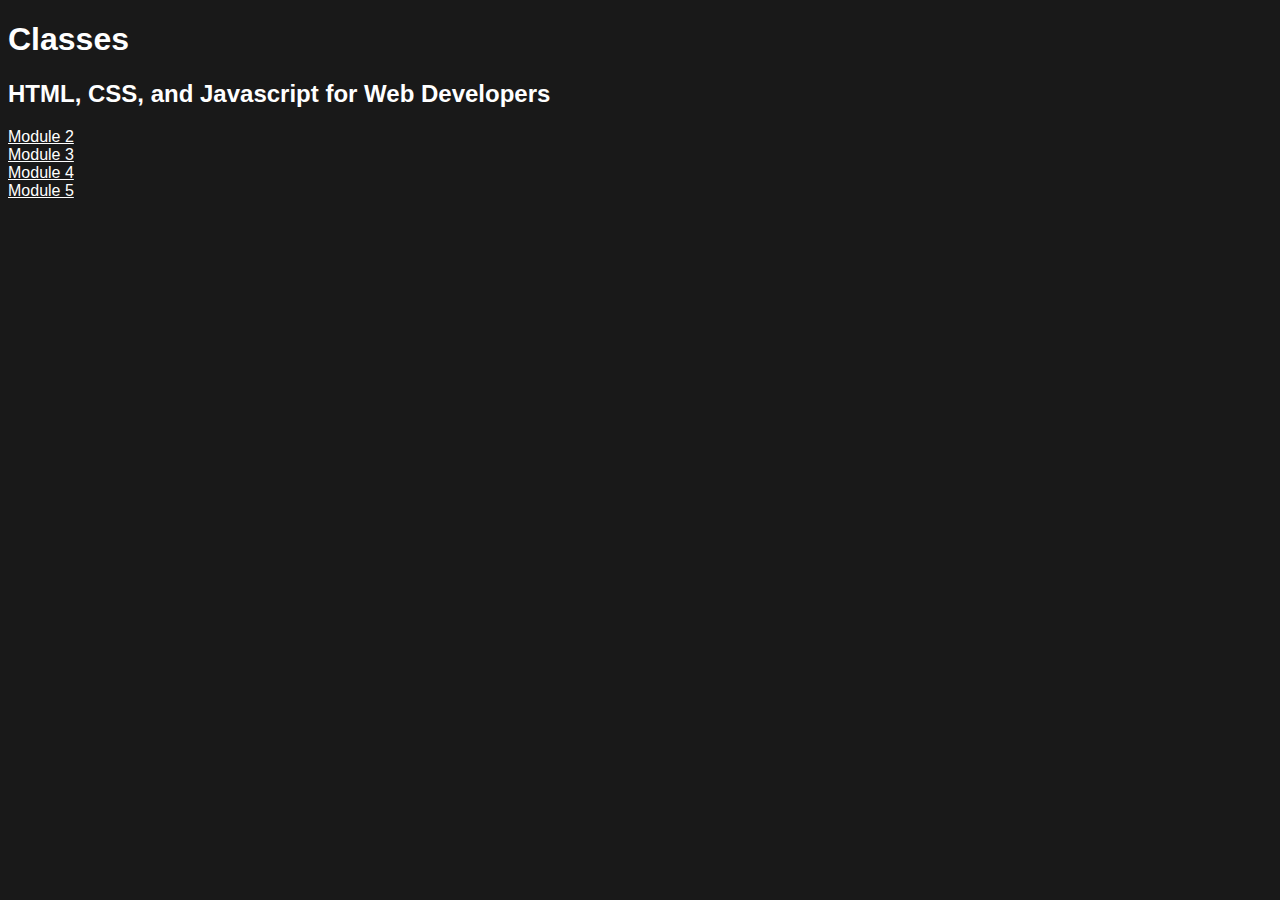
<file: index.html>
<!doctype html>
<html>
	<head>
  		<meta charset="utf-8">
  		<meta name="viewport" content="width=device-width, initial-scale=1">
  		<link rel="stylesheet" href="styles.css">
  		<title>Directory</title>
	</head>

	<body>
		<h1>Classes</h1>
		<h2>HTML, CSS, and Javascript for Web Developers</h2>
		<a href="module2/index.html">Module 2</a> <br>
		<a href="module3/index.html">Module 3</a> <br>
		<a href="module4/index.html">Module 4</a> <br>
		<a href="module5/index.html">Module 5</a> <br>

	</body>
</html>
</file>
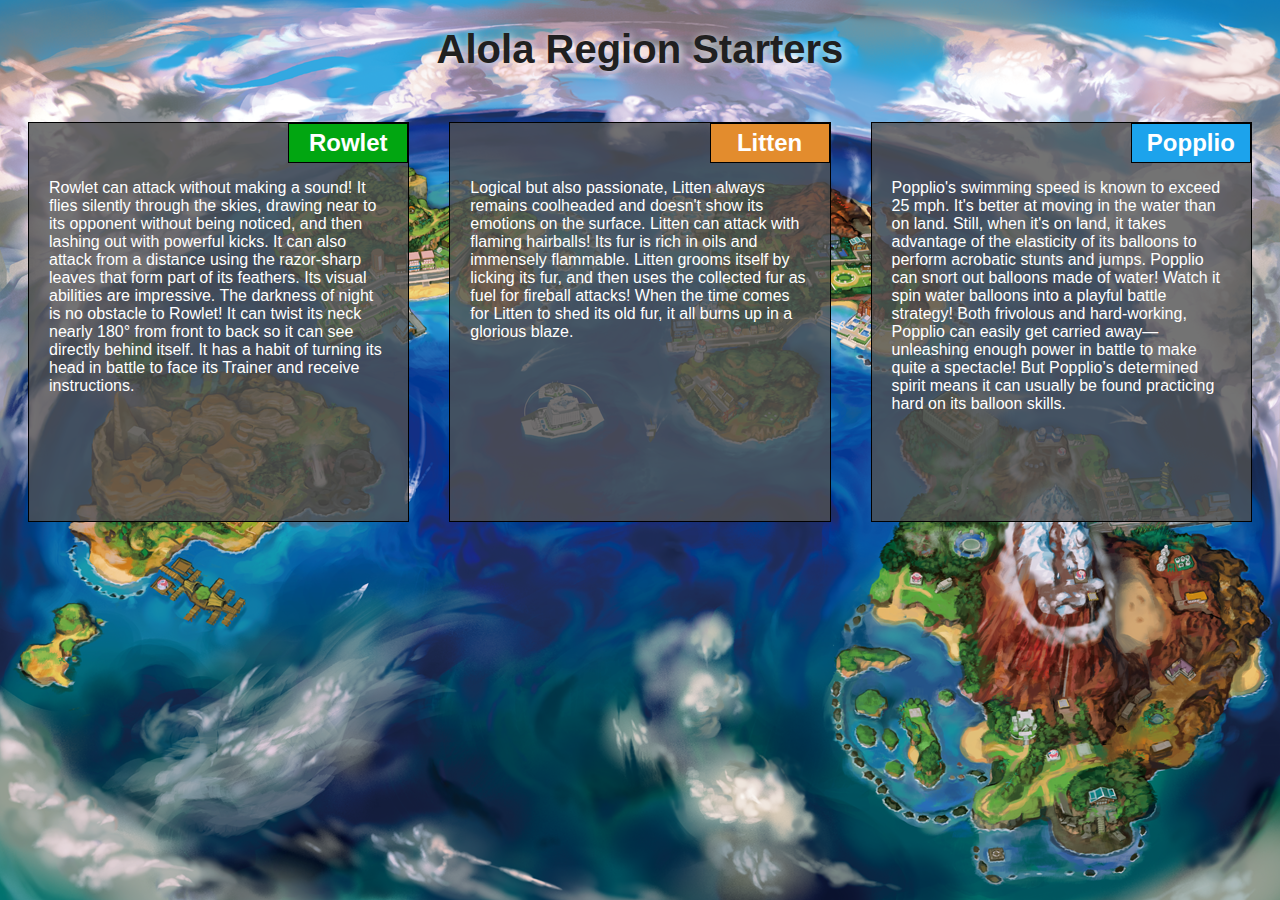
<file: assignment1/index.html>
<!doctype html>
<html>
	<head>
  		<meta charset="utf-8">
  		<meta name="viewport" content="width=device-width, initial-scale=1">
  		<link rel="stylesheet" href="css/styles.css">
  		<title>Assignment 1</title>
	</head>

	<body>
		<h1>Alola Region Starters</h1>
		<div class="col-lg-4 col-md-6 col-sm-12">
			<div class="box">
				<div class="title grass">Rowlet</div>
				<p>
					Rowlet can attack without making a sound! It flies silently through the skies, drawing near to its opponent without being noticed, and then lashing out with powerful kicks. It can also attack from a distance using the razor-sharp leaves that form part of its feathers.
					Its visual abilities are impressive. The darkness of night is no obstacle to Rowlet! It can twist its neck nearly 180° from front to back so it can see	directly behind itself. It has a habit of turning its head in battle to face its Trainer and receive instructions.
				</p>
			</div>
		</div>
		<div class="col-lg-4 col-md-6 col-sm-12">
			<div class="box">
				<div class="title fire">Litten</div>
					<p>			
						Logical but also passionate, Litten always remains coolheaded and doesn't show its emotions on the surface.
						Litten can attack with flaming hairballs! Its fur is rich in oils and immensely flammable. Litten grooms itself by licking its fur, and then uses the collected fur as fuel for fireball attacks!
						When the time comes for Litten to shed its old fur, it all burns up in a glorious blaze.
					</p>
				</div>
			</div>
		</div>
		<div class="col-lg-4 col-md-12 col-sm-12">
			<div class="box">
				<div class="title water">Popplio</div>
					<p>
						Popplio's swimming speed is known to exceed 25 mph. It's better at moving in the water than on land. Still, when it's on land, it takes advantage of the elasticity of its balloons to perform acrobatic stunts and jumps.
						Popplio can snort out balloons made of water! Watch it spin water balloons into a playful battle strategy!
						Both frivolous and hard-working, Popplio can easily get carried away—unleashing enough power in battle to make quite a spectacle! But Popplio’s determined spirit means it can usually be found practicing hard on its balloon skills.
					</p>
				</div>
			</div>
		</div>
	</body>
</html>
</file>
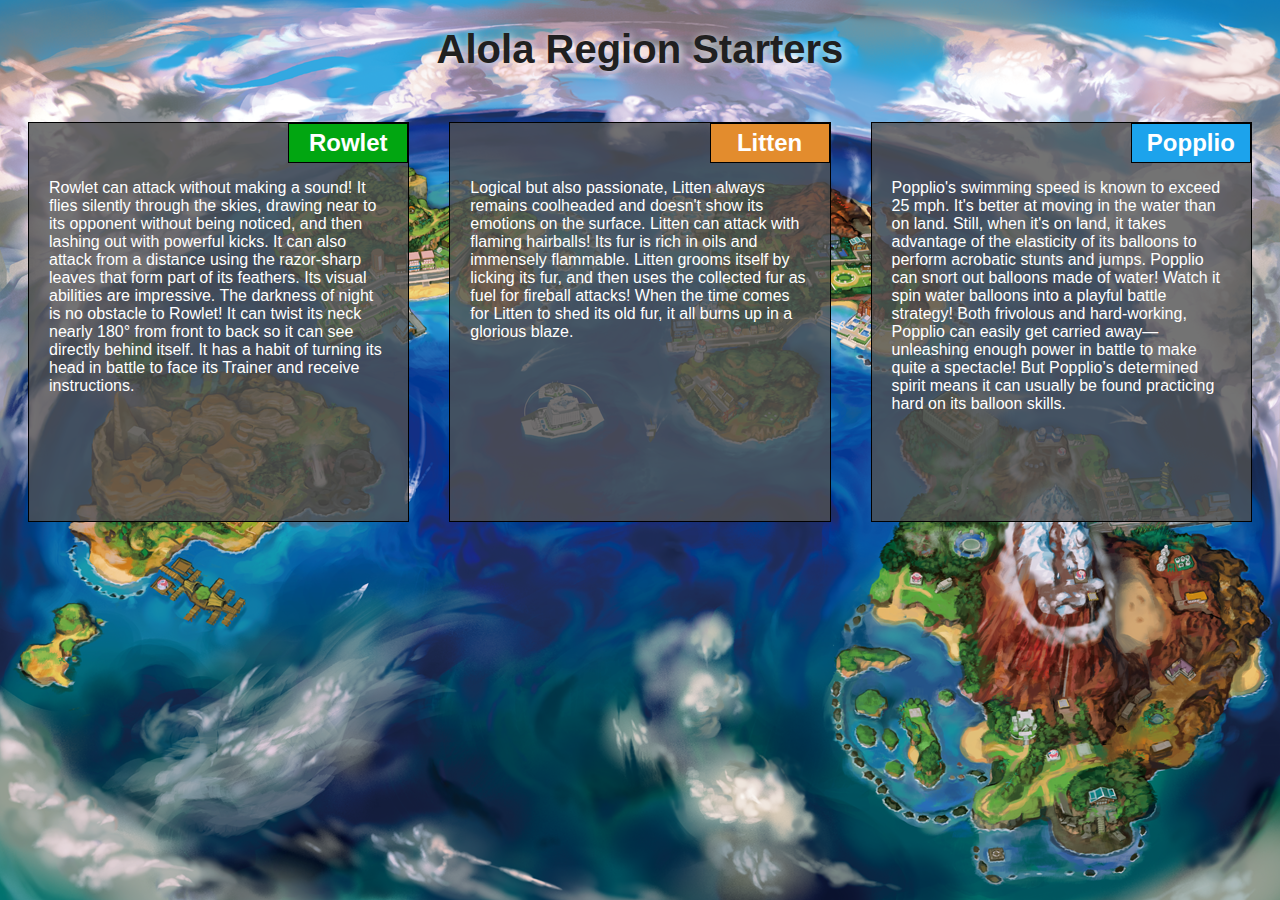
<file: module2/index.html>
<!doctype html>
<html>
	<head>
  		<meta charset="utf-8">
  		<meta name="viewport" content="width=device-width, initial-scale=1">
  		<link rel="stylesheet" href="css/styles.css">
  		<title>Module 2 Assignment</title>
	</head>

	<body>
		<h1>Alola Region Starters</h1>
		<div class="col-lg-4 col-md-6 col-sm-12">
			<div class="box">
				<div class="title grass">Rowlet</div>
				<p>
					Rowlet can attack without making a sound! It flies silently through the skies, drawing near to its opponent without being noticed, and then lashing out with powerful kicks. It can also attack from a distance using the razor-sharp leaves that form part of its feathers.
					Its visual abilities are impressive. The darkness of night is no obstacle to Rowlet! It can twist its neck nearly 180° from front to back so it can see	directly behind itself. It has a habit of turning its head in battle to face its Trainer and receive instructions.
				</p>
			</div>
		</div>
		<div class="col-lg-4 col-md-6 col-sm-12">
			<div class="box">
				<div class="title fire">Litten</div>
					<p>			
						Logical but also passionate, Litten always remains coolheaded and doesn't show its emotions on the surface.
						Litten can attack with flaming hairballs! Its fur is rich in oils and immensely flammable. Litten grooms itself by licking its fur, and then uses the collected fur as fuel for fireball attacks!
						When the time comes for Litten to shed its old fur, it all burns up in a glorious blaze.
					</p>
				</div>
			</div>
		</div>
		<div class="col-lg-4 col-md-12 col-sm-12">
			<div class="box">
				<div class="title water">Popplio</div>
					<p>
						Popplio's swimming speed is known to exceed 25 mph. It's better at moving in the water than on land. Still, when it's on land, it takes advantage of the elasticity of its balloons to perform acrobatic stunts and jumps.
						Popplio can snort out balloons made of water! Watch it spin water balloons into a playful battle strategy!
						Both frivolous and hard-working, Popplio can easily get carried away—unleashing enough power in battle to make quite a spectacle! But Popplio’s determined spirit means it can usually be found practicing hard on its balloon skills.
					</p>
				</div>
			</div>
		</div>
	</body>
</html>
</file>
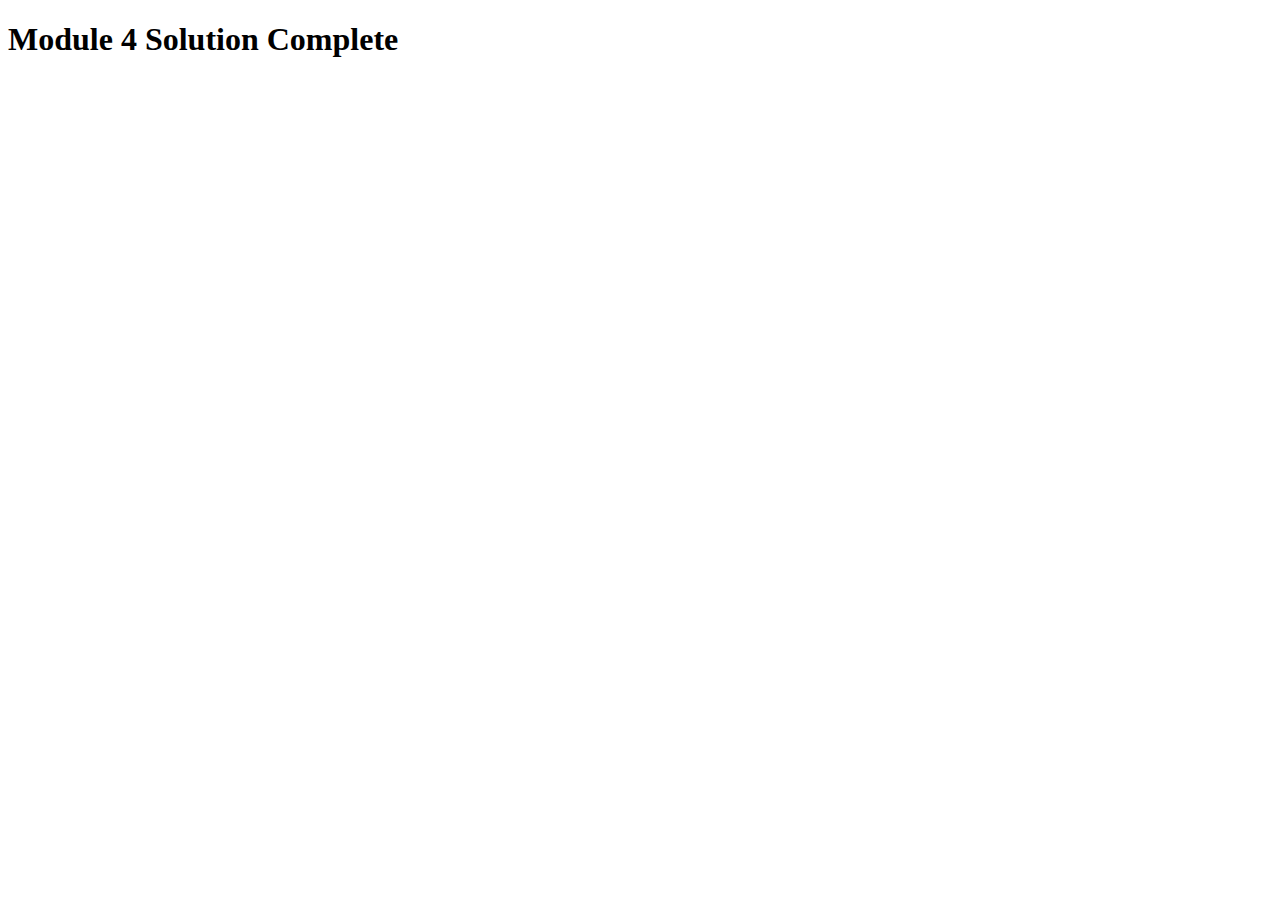
<file: module4/index.html>
<!DOCTYPE html>
<html>
<head>
  <meta charset="utf-8">
  <title>Module 4 Solution Starter</title>
  <script>
    var names = []; // DO NOT REMOVE
  </script>
  <script src="SpeakHello.js"></script>
  <script src="SpeakGoodBye.js"></script>
  <script src="script.js"></script>
</head>
<body>
  <h1>Module 4 Solution Complete</h1>
</body>
</html>
</file>
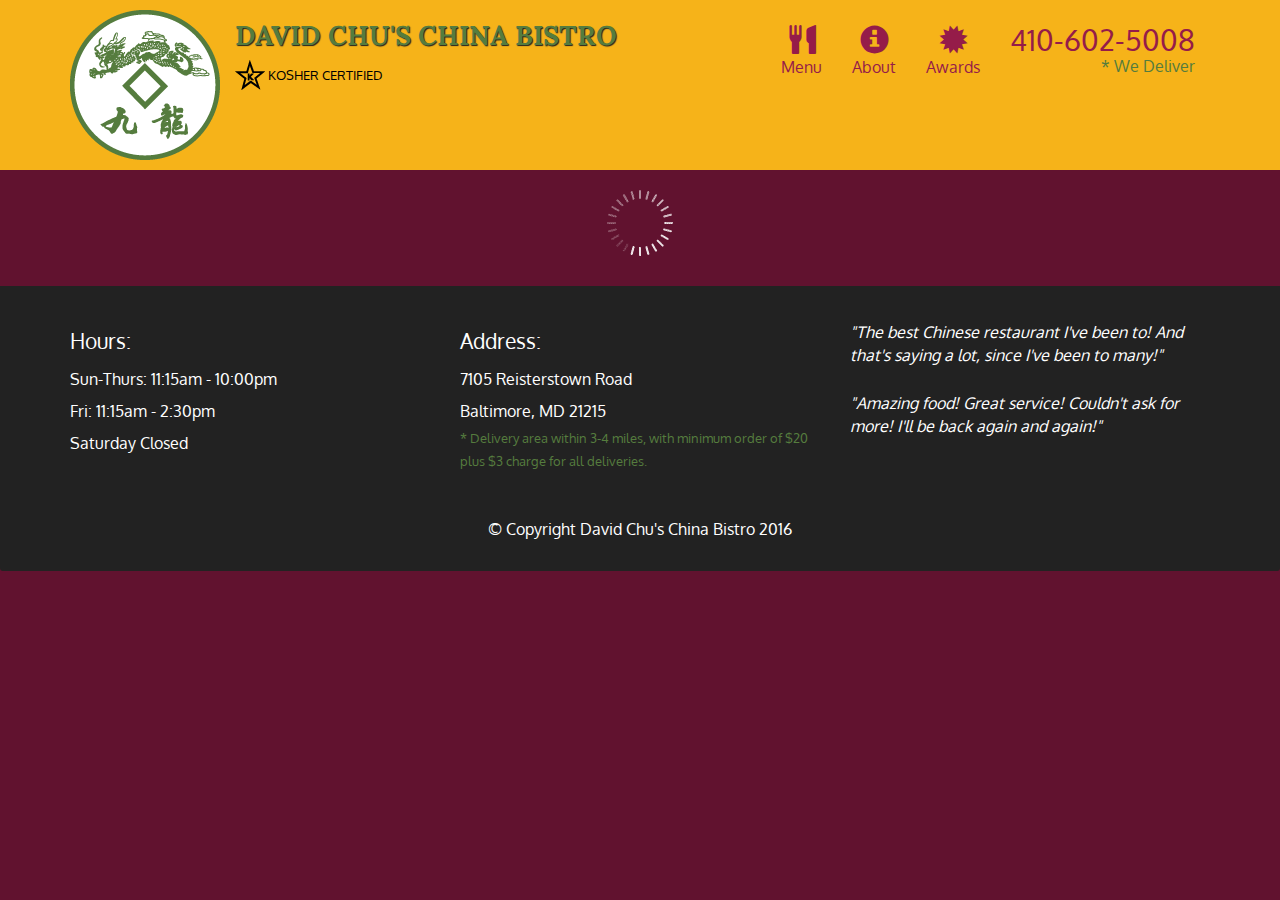
<file: module5/index.html>
<!doctype html>
<html lang="en">
  <head>
    <meta charset="utf-8">
    <meta http-equiv="X-UA-Compatible" content="IE=edge">
    <meta name="viewport" content="width=device-width, initial-scale=1">
    <title>David Chu's China Bistro</title>
    <link rel="stylesheet" href="css/bootstrap.min.css">
    <link rel="stylesheet" href="css/styles.css">
    <link href='https://fonts.googleapis.com/css?family=Oxygen:400,300,700' rel='stylesheet' type='text/css'>
    <link href='https://fonts.googleapis.com/css?family=Lora' rel='stylesheet' type='text/css'>
  </head>
<body>
  <header>
    <nav id="header-nav" class="navbar navbar-default">
      <div class="container">
        <div class="navbar-header">
          <a href="index.html" class="pull-left visible-md visible-lg">
            <div id="logo-img" alt="Logo image"></div>
          </a>

          <div class="navbar-brand">
            <a href="index.html"><h1>David Chu's China Bistro</h1></a>
            <p>
              <img src="images/star-k-logo.png" alt="Kosher certification">
              <span>Kosher Certified</span>
            </p>
          </div>

          <button id="navbarToggle" type="button" class="navbar-toggle collapsed" data-toggle="collapse" data-target="#collapsable-nav" aria-expanded="false">
            <span class="sr-only">Toggle navigation</span>
            <span class="icon-bar"></span>
            <span class="icon-bar"></span>
            <span class="icon-bar"></span>
          </button>
        </div>
        
        <div id="collapsable-nav" class="collapse navbar-collapse">
           <ul id="nav-list" class="nav navbar-nav navbar-right">
            <li id="navHomeButton" class="visible-xs active">
              <a href="index.html">
                <span class="glyphicon glyphicon-home"></span> Home</a>
            </li>
            <li id="navMenuButton">
              <a href="#" onclick="$dc.loadMenuCategories();">
                <span class="glyphicon glyphicon-cutlery"></span><br class="hidden-xs"> Menu</a>
            </li>
            <li>
              <a href="#">
                <span class="glyphicon glyphicon-info-sign"></span><br class="hidden-xs"> About</a>
            </li>
            <li>
              <a href="#">
                <span class="glyphicon glyphicon-certificate"></span><br class="hidden-xs"> Awards</a>
            </li>
            <li id="phone" class="hidden-xs">
              <a href="tel:410-602-5008">
                <span>410-602-5008</span></a><div>* We Deliver</div>
            </li>
          </ul><!-- #nav-list -->
        </div><!-- .collapse .navbar-collapse -->
      </div><!-- .container -->
    </nav><!-- #header-nav -->
  </header>

  <div id="call-btn" class="visible-xs">
    <a class="btn" href="tel:410-602-5008">
    <span class="glyphicon glyphicon-earphone"></span>
    410-602-5008
    </a>
  </div>
  <div id="xs-deliver" class="text-center visible-xs">* We Deliver</div>

  <div id="main-content" class="container"></div>

  <footer class="panel-footer">
    <div class="container">
      <div class="row">
        <section id="hours" class="col-sm-4">
          <span>Hours:</span><br>
          Sun-Thurs: 11:15am - 10:00pm<br>
          Fri: 11:15am - 2:30pm<br>
          Saturday Closed
          <hr class="visible-xs">
        </section>
        <section id="address" class="col-sm-4">
          <span>Address:</span><br>
          7105 Reisterstown Road<br>
          Baltimore, MD 21215
          <p>* Delivery area within 3-4 miles, with minimum order of $20 plus $3 charge for all deliveries.</p>
          <hr class="visible-xs">
        </section>
        <section id="testimonials" class="col-sm-4">
          <p>"The best Chinese restaurant I've been to! And that's saying a lot, since I've been to many!"</p>
          <p>"Amazing food! Great service! Couldn't ask for more! I'll be back again and again!"</p>
        </section>
      </div>
      <div class="text-center">&copy; Copyright David Chu's China Bistro 2016</div>
    </div>
  </footer>

  <!-- jQuery (Bootstrap JS plugins depend on it) -->
  <script src="js/jquery-2.1.4.min.js"></script>
  <script src="js/bootstrap.min.js"></script>
  <script src="js/ajax-utils.js"></script>
  <script src="js/script.js"></script>
</body>
</html>
</file>
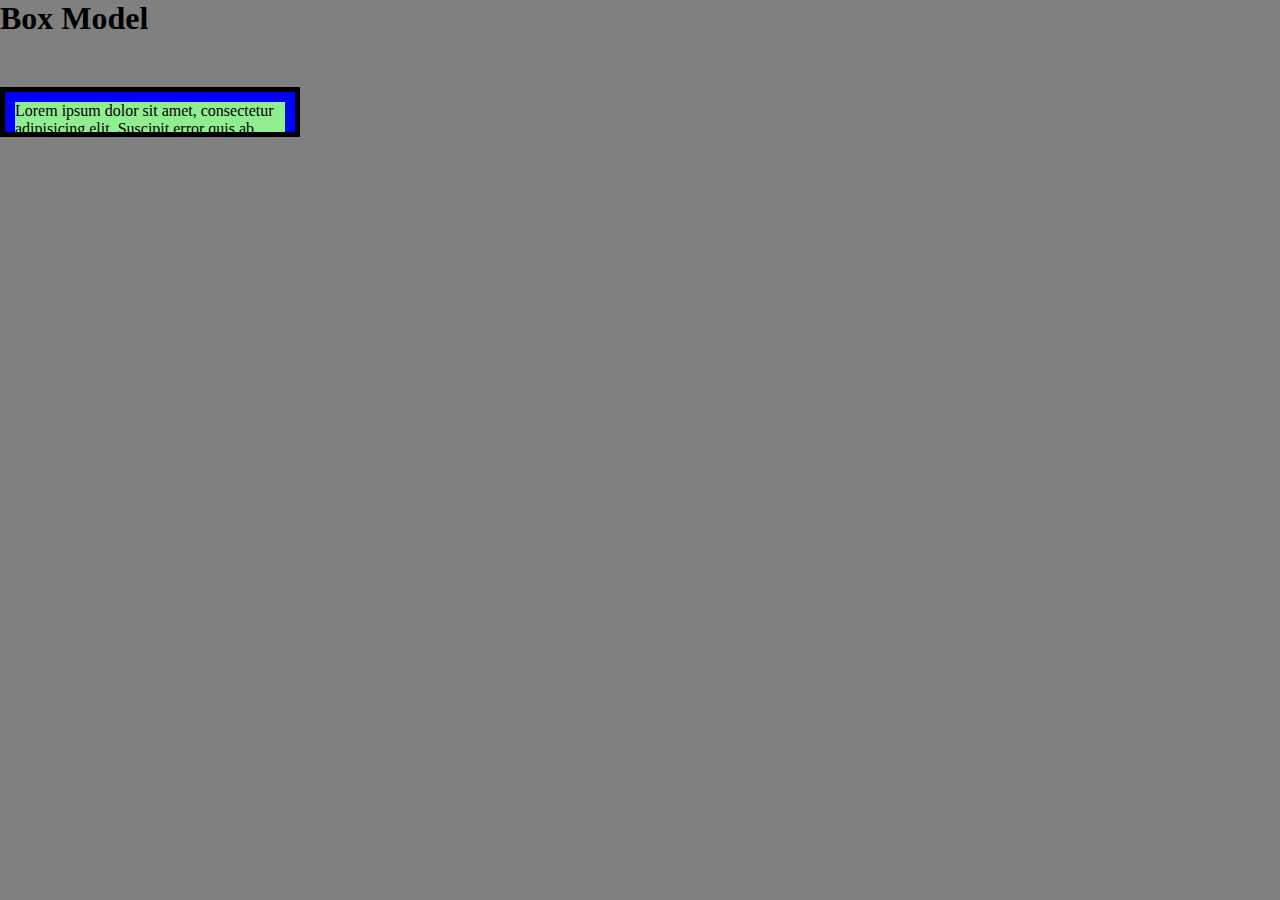
<file: assignment1/test.html>
<!DOCTYPE html>
<html>
<head>
<meta charset="utf-8">
<title>The Box Model</title>
<style>
* {
  box-sizing: border-box;
  margin: 0;
  padding: 0;
}
body {
  background-color: gray;
}
#box {
  background-color: blue;
  padding: 10px;
  border: 5px solid black;
  width: 300px;
  height: 50px;
  margin-top: 50px;
  overflow: auto;
}
#content {
  background-color: #90EE90; /* green */
}
h1 {
  margin-bottom: 30px;
}
</style>
</head>
<body>

<h1>Box Model</h1>

<div id="box">
  <div id="content">Lorem ipsum dolor sit amet, consectetur adipisicing elit. Suscipit error quis ab perspiciatis eos inventore recusandae iste itaque numquam facilis, tenetur. Doloribus officiis quae facilis, nisi, ex similique. Animi, perferendis. 
  </div>
</div>


</body>
</html>
</file>
<file: styles.css>
/********** Base styles **********/
* {
  box-sizing: border-box;
  font-family: Helvetica;
  color: white;
  background-color: #191919;
}
</file>
<file: assignment1/css/styles.css>
/********** Base styles **********/
* {
  box-sizing: border-box;
  font-family: Helvetica;
}
body {
	background-color: #ffff99;
	background-image: url("Alola_artwork.png");
	background-size: cover;
}
h1 {
  margin-bottom: 50px;
  text-align: center;
  font-size: 250%;
  text-shadow: 2px 2px 10px #ffffff;
  color: #202020;
  font-weight: bold;
}
p {
  padding-top: 40px;
  padding-left: 20px;
  padding-right: 20px;
}
.box {
  border: 1px solid black;
  height: 400px;
  margin-right: 20px;
  margin-left: 20px;
  margin-bottom: 50px;
  background: rgba(80, 80, 80, 0.8);
  color: white;
  overflow: auto;
}
.title {
  float: right;
  width: 120px;
  height: 40px;
  font-size: 150%;
  padding-top: 5px;
  border: 1px solid black;
  text-align: center;
  font-weight: bold;
}
.grass {
  background-color: #01A611;
}
.fire {
  background-color: #E38C2D;
}
.water {
  background-color: #1ca3ec;
}
/********** Large devices only **********/
@media (min-width: 992px) {
  .col-lg-1, .col-lg-2, .col-lg-3, .col-lg-4, .col-lg-5, .col-lg-6, .col-lg-7, .col-lg-8, .col-lg-9, .col-lg-10, .col-lg-11, .col-lg-12 {
    float: left;
  }
  .col-lg-1 {
    width: 8.33%;
  }
  .col-lg-2 {
    width: 16.66%;
  }
  .col-lg-3 {
    width: 25%;
  }
  .col-lg-4 {
    width: 33.33%;
  }
  .col-lg-5 {
    width: 41.66%;
  }
  .col-lg-6 {
    width: 50%;
  }
  .col-lg-7 {
    width: 58.33%;
  }
  .col-lg-8 {
    width: 66.66%;
  }
  .col-lg-9 {
    width: 74.99%;
  }
  .col-lg-10 {
    width: 83.33%;
  }
  .col-lg-11 {
    width: 91.66%;
  }
  .col-lg-12 {
    width: 100%;
  }
}
/********** Medium devices only **********/
@media (min-width: 768px) and (max-width: 991px) {
  .col-md-1, .col-md-2, .col-md-3, .col-md-4, .col-md-5, .col-md-6, .col-md-7, .col-md-8, .col-md-9, .col-md-10, .col-md-11, .col-md-12 {
    float: left;
  }
  .col-md-1 {
    width: 8.33%;
  }
  .col-md-2 {
    width: 16.66%;
  }
  .col-md-3 {
    width: 25%;
  }
  .col-md-4 {
    width: 33.33%;
  }
  .col-md-5 {
    width: 41.66%;
  }
  .col-md-6 {
    width: 50%;
  }
  .col-md-7 {
    width: 58.33%;
  }
  .col-md-8 {
    width: 66.66%;
  }
  .col-md-9 {
    width: 74.99%;
  }
  .col-md-10 {
    width: 83.33%;
  }
  .col-md-11 {
    width: 91.66%;
  }
  .col-md-12 {
    width: 100%;
  }
}
/********** Small devices only **********/
@media (max-width: 767px) {
  .col-sm-1, .col-sm-2, .col-sm-3, .col-sm-4, .col-sm-5, .col-sm-6, .col-sm-7, .col-sm-8, .col-sm-9, .col-sm-10, .col-sm-11, .col-sm-12 {
    float: left;
  }
  .col-sm-1 {
    width: 8.33%;
  }
  .col-sm-2 {
    width: 16.66%;
  }
  .col-sm-3 {
    width: 25%;
  }
  .col-sm-4 {
    width: 33.33%;
  }
  .col-sm-5 {
    width: 41.66%;
  }
  .col-sm-6 {
    width: 50%;
  }
  .col-sm-7 {
    width: 58.33%;
  }
  .col-sm-8 {
    width: 66.66%;
  }
  .col-sm-9 {
    width: 74.99%;
  }
  .col-sm-10 {
    width: 83.33%;
  }
  .col-sm-11 {
    width: 91.66%;
  }
  .col-sm-12 {
    width: 100%;
  }
}
</file>
<file: module2/css/styles.css>
/********** Base styles **********/
* {
  box-sizing: border-box;
  font-family: Helvetica;
}
body {
	background-color: #ffff99;
	background-image: url("Alola_artwork.png");
	background-size: cover;
}
h1 {
  margin-bottom: 50px;
  text-align: center;
  font-size: 250%;
  text-shadow: 2px 2px 10px #ffffff;
  color: #202020;
  font-weight: bold;
}
p {
  padding-top: 40px;
  padding-left: 20px;
  padding-right: 20px;
}
.box {
  border: 1px solid black;
  height: 400px;
  margin-right: 20px;
  margin-left: 20px;
  margin-bottom: 50px;
  background: rgba(80, 80, 80, 0.8);
  color: white;
  overflow: auto;
}
.title {
  float: right;
  width: 120px;
  height: 40px;
  font-size: 150%;
  padding-top: 5px;
  border: 1px solid black;
  text-align: center;
  font-weight: bold;
}
.grass {
  background-color: #01A611;
}
.fire {
  background-color: #E38C2D;
}
.water {
  background-color: #1ca3ec;
}
/********** Large devices only **********/
@media (min-width: 992px) {
  .col-lg-1, .col-lg-2, .col-lg-3, .col-lg-4, .col-lg-5, .col-lg-6, .col-lg-7, .col-lg-8, .col-lg-9, .col-lg-10, .col-lg-11, .col-lg-12 {
    float: left;
  }
  .col-lg-1 {
    width: 8.33%;
  }
  .col-lg-2 {
    width: 16.66%;
  }
  .col-lg-3 {
    width: 25%;
  }
  .col-lg-4 {
    width: 33.33%;
  }
  .col-lg-5 {
    width: 41.66%;
  }
  .col-lg-6 {
    width: 50%;
  }
  .col-lg-7 {
    width: 58.33%;
  }
  .col-lg-8 {
    width: 66.66%;
  }
  .col-lg-9 {
    width: 74.99%;
  }
  .col-lg-10 {
    width: 83.33%;
  }
  .col-lg-11 {
    width: 91.66%;
  }
  .col-lg-12 {
    width: 100%;
  }
}
/********** Medium devices only **********/
@media (min-width: 768px) and (max-width: 991px) {
  .col-md-1, .col-md-2, .col-md-3, .col-md-4, .col-md-5, .col-md-6, .col-md-7, .col-md-8, .col-md-9, .col-md-10, .col-md-11, .col-md-12 {
    float: left;
  }
  .col-md-1 {
    width: 8.33%;
  }
  .col-md-2 {
    width: 16.66%;
  }
  .col-md-3 {
    width: 25%;
  }
  .col-md-4 {
    width: 33.33%;
  }
  .col-md-5 {
    width: 41.66%;
  }
  .col-md-6 {
    width: 50%;
  }
  .col-md-7 {
    width: 58.33%;
  }
  .col-md-8 {
    width: 66.66%;
  }
  .col-md-9 {
    width: 74.99%;
  }
  .col-md-10 {
    width: 83.33%;
  }
  .col-md-11 {
    width: 91.66%;
  }
  .col-md-12 {
    width: 100%;
  }
}
/********** Small devices only **********/
@media (max-width: 767px) {
  .col-sm-1, .col-sm-2, .col-sm-3, .col-sm-4, .col-sm-5, .col-sm-6, .col-sm-7, .col-sm-8, .col-sm-9, .col-sm-10, .col-sm-11, .col-sm-12 {
    float: left;
  }
  .col-sm-1 {
    width: 8.33%;
  }
  .col-sm-2 {
    width: 16.66%;
  }
  .col-sm-3 {
    width: 25%;
  }
  .col-sm-4 {
    width: 33.33%;
  }
  .col-sm-5 {
    width: 41.66%;
  }
  .col-sm-6 {
    width: 50%;
  }
  .col-sm-7 {
    width: 58.33%;
  }
  .col-sm-8 {
    width: 66.66%;
  }
  .col-sm-9 {
    width: 74.99%;
  }
  .col-sm-10 {
    width: 83.33%;
  }
  .col-sm-11 {
    width: 91.66%;
  }
  .col-sm-12 {
    width: 100%;
  }
}
</file>
<file: module5/css/styles.css>
body {
  font-size: 16px;
  color: #fff;
  background-color: #61122f;
  font-family: 'Oxygen', sans-serif;
}

/** HEADER **/
#header-nav {
  background-color: #f6b319;
  border-radius: 0;
  border: 0;
}

#logo-img {
  background: url('../images/restaurant-logo_large.png') no-repeat;
  width: 150px;
  height: 150px;
  margin: 10px 15px 10px 0;
}

.navbar-brand {
  padding-top: 25px;
}
.navbar-brand h1 { /* Restaurant name */
  font-family: 'Lora', serif;
  color: #557c3e;
  font-size: 1.5em;
  text-transform: uppercase;
  font-weight: bold;
  text-shadow: 1px 1px 1px #222;
  margin-top: 0;
  margin-bottom: 0;
  line-height: .75;
}
.navbar-brand a:hover, .navbar-brand a:focus {
  text-decoration: none;
}
.navbar-brand p { /* Kosher cert */
  color: #000;
  text-transform: uppercase;
  font-size: .7em;
  margin-top: 15px;
}
.navbar-brand p span { /* Star-K */
  vertical-align: middle;
}

#nav-list {
  margin-top: 10px;
}
#nav-list a {
  color: #951C49;
  text-align: center;
}
#nav-list a:hover {
  background: #E7E7E7;
}
#nav-list a span {
  font-size: 1.8em;
}

#phone {
  margin-top: 5px;
}
#phone a { /* Phone number */
  text-align: right;
  padding-bottom: 0;
}
#phone div { /* We Deliver */
  color: #557c3e;
  text-align: right;
  padding-right: 15px;
}

.navbar-header button.navbar-toggle, .navbar-header .icon-bar {
  border: 1px solid #61122f;
}
.navbar-header button.navbar-toggle {
  clear: both;
  margin-top: -30px;
}
/* END HEADER */

/* FOOTER */
.panel-footer {
  margin-top: 30px;
  padding-top: 35px;
  padding-bottom: 30px;
  background-color: #222;
  border-top: 0;
}
.panel-footer div.row {
  margin-bottom: 35px;
}
#hours, #address {
  line-height: 2;
}
#hours > span, #address > span {
  font-size: 1.3em;
}
#address p {
  color: #557c3e;
  font-size: .8em;
  line-height: 1.8;
}
#testimonials {
  font-style: italic;
}
#testimonials p:nth-child(2) {
  margin-top: 25px;
}
/* END FOOTER */



/* HOME PAGE */
.container .jumbotron {
  box-shadow: 0 0 50px #3F0C1F;
  border: 2px solid #3F0C1F;
}

#menu-tile, #specials-tile, #map-tile {
  height: 250px;
  width: 100%;
  margin-bottom: 15px;
  position: relative;
  border: 2px solid #3F0C1F;
  overflow: hidden;
}
#menu-tile:hover, #specials-tile:hover, #map-tile:hover {
  box-shadow: 0 1px 5px 1px #cccccc;
}
#menu-tile {
  background: url('../images/menu-tile.jpg') no-repeat;
  background-position: center;
}
#specials-tile {
  background: url('../images/specials-tile.jpg') no-repeat;
  background-position: center;
}
#menu-tile span, #specials-tile span, #map-tile span {
  position: absolute;
  bottom: 0;
  right: 0;
  width: 100%;
  text-align: center;
  font-size: 1.6em;
  text-transform: uppercase;
  background-color: #000;
  color: #fff;
  opacity: .8;
}
/* END HOME PAGE */

/* MENU CATEGORIES PAGE */
.category-tile { 
  position: relative;
  border: 2px solid #3F0C1F;
  overflow: hidden;
  width: 200px;
  height: 200px;
  margin: 0 auto 15px;
}
.category-tile span {
  position: absolute;
  bottom: 0;
  right: 0;
  width: 100%;
  text-align: center;
  font-size: 1.2em;
  text-transform: uppercase;
  background-color: #000;
  color: #fff;
  opacity: .8;
}
.category-tile:hover {
  box-shadow: 0 1px 5px 1px #cccccc;
}

#menu-categories-title + div {
  margin-bottom: 50px;
}
/* END MENU CATEGORIES PAGE */

/* SINGLE CATEGORY PAGE */
.menu-item-tile {
  margin-bottom: 25px;
}
.menu-item-tile hr {
  width: 80%;
}
.menu-item-tile .menu-item-price {
  font-size: 1.1em;
  text-align: right;
  margin-top: -15px;
  margin-right: -15px;
}
.menu-item-tile .menu-item-price span {
  font-size: .6em;
}
.menu-item-photo {
  position: relative;
  border: 2px solid #3F0C1F; 
  overflow: hidden;
  padding: 0;
  margin-right: -15px;
  margin-left: auto;
  margin-bottom: 20px;
  max-width: 250px;
}
.menu-item-photo div {
  position: absolute;
  bottom: 0;
  right: 0;
  width: 80px;
  background-color: #557c3e;
  text-align: center;
}
.menu-item-description {
  padding-right: 30px;
}
h3.menu-item-title {
  margin: 0 0 10px;
}
.menu-item-details {
  font-size: .9em;
  font-style: italic;
}
/* END SINGLE CATEGORY PAGE */


/********** Large devices only **********/
@media (min-width: 1200px) {
  .container .jumbotron {
    background: url('../images/jumbotron_1200.jpg') no-repeat;
    height: 675px;
  }
}

/********** Medium devices only **********/
@media (min-width: 992px) and (max-width: 1199px) {
  /* Header */
  #logo-img {
    background: url('../images/restaurant-logo_medium.png') no-repeat;
    width: 100px;
    height: 100px;
    margin: 5px 5px 5px 0;
  }
  /* End Header */

  /* Home Page */
  .container .jumbotron {
    background: url('../images/jumbotron_992.jpg') no-repeat;
    height: 558px;
  }
  /* End Home Page */
}

/********** Small devices only **********/
@media (min-width: 768px) and (max-width: 991px) {
  /* Home Page */
  .container .jumbotron {
    background: url('../images/jumbotron_768.jpg') no-repeat;
    height: 432px;
  }
  /* End Home Page */
}

/********** Extra small devices only **********/
@media (max-width: 767px) {
  /* Header */
  .navbar-brand {
    padding-top: 10px;
    height: 80px;
  }
  .navbar-brand h1 { /* Restaurant name */
    padding-top: 10px;
    font-size: 5vw; /* 1vw = 1% of viewport width */
  }
  .navbar-brand p { /* Kosher cert */
    font-size: .6em;
    margin-top: 12px;
  }
  .navbar-brand p img { /* Star-K */
    height: 20px;
  }

  #collapsable-nav a { /* Collapsed nav menu text */
    font-size: 1.2em;
  }
  #collapsable-nav a span { /* Collapsed nav menu glyph */
    font-size: 1em;
    margin-right: 5px;
  }

  #call-btn > a {
    font-size: 1.5em;
    display: block;
    margin: 0 20px;
    padding: 10px;
    border: 2px solid #fff;
    background-color: #f6b319;
    color: #951c49;
  }
  #xs-deliver {
    margin-top: 5px;
    font-size: .7em;
    letter-spacing: .1em;
    text-transform: uppercase;
  }
  /* End Header */

  /* Footer */
  .panel-footer section {
    margin-bottom: 30px;
    text-align: center;
  }
  .panel-footer section:nth-child(3) {
    margin-bottom: 0; /* margin already exists on the whole row */
  }
  .panel-footer section hr {
    width: 50%;
  }
  /* End Footer */

  /* Home Page */
  .container .jumbotron {
    margin-top: 30px;
    padding: 0;
  }
  #menu-tile, #specials-tile {
    width: 360px;
    margin: 0 auto 15px;
  }

  .menu-item-photo {
    margin-right: auto;
  }
  .menu-item-tile .menu-item-price {
    text-align: center;
  }
  .menu-item-description {
    text-align: center;;
  }
}


/********** Super extra small devices Only :-) (e.g., iPhone 4) **********/
@media (max-width: 479px) {
  /* Header */
  .navbar-brand h1 { /* Restaurant name */
    padding-top: 5px;
    font-size: 6vw;
  }
  /* End Header */
  
  /* Home page */
  #menu-tile, #specials-tile {
    width: 280px;
    margin: 0 auto 15px;
  }

  .col-xxs-12 {
    position: relative;
    min-height: 1px;
    padding-right: 15px;
    padding-left: 15px;
    float: left;
    width: 100%;
  }
}
</file>
